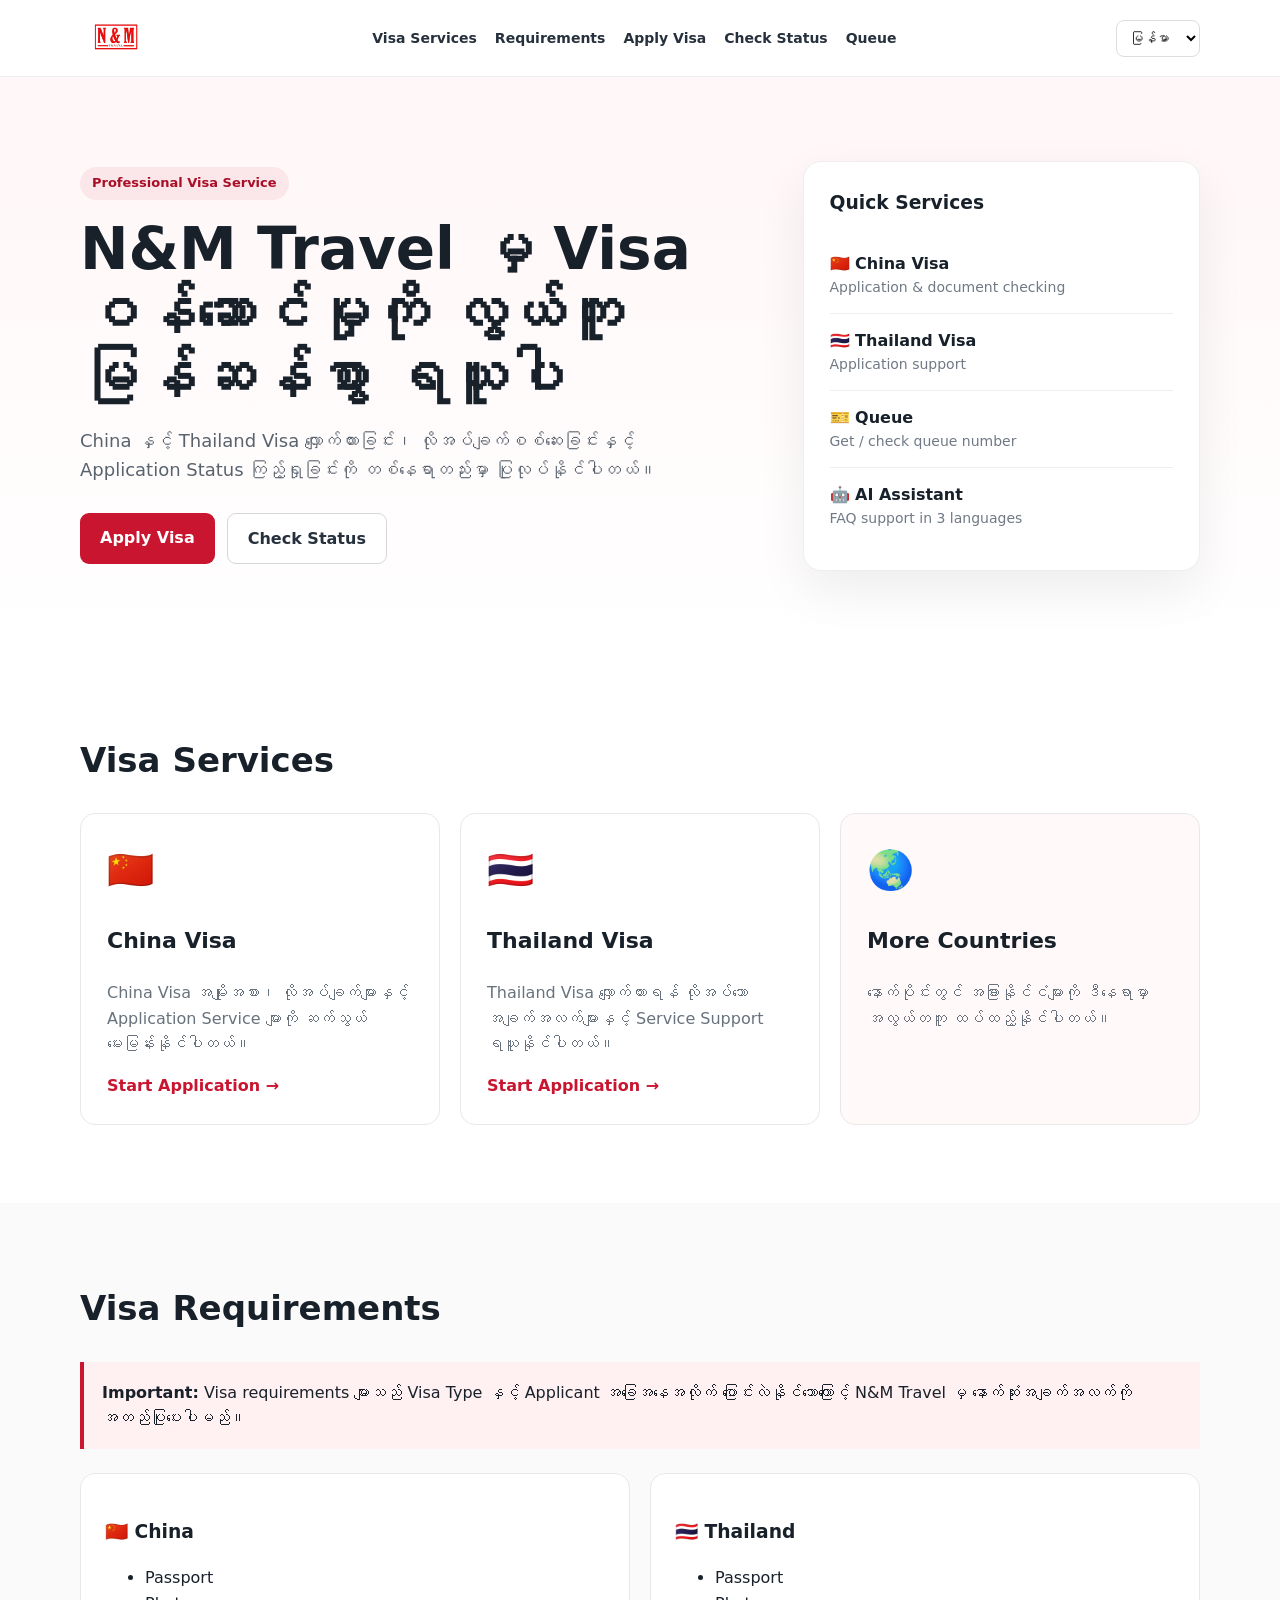
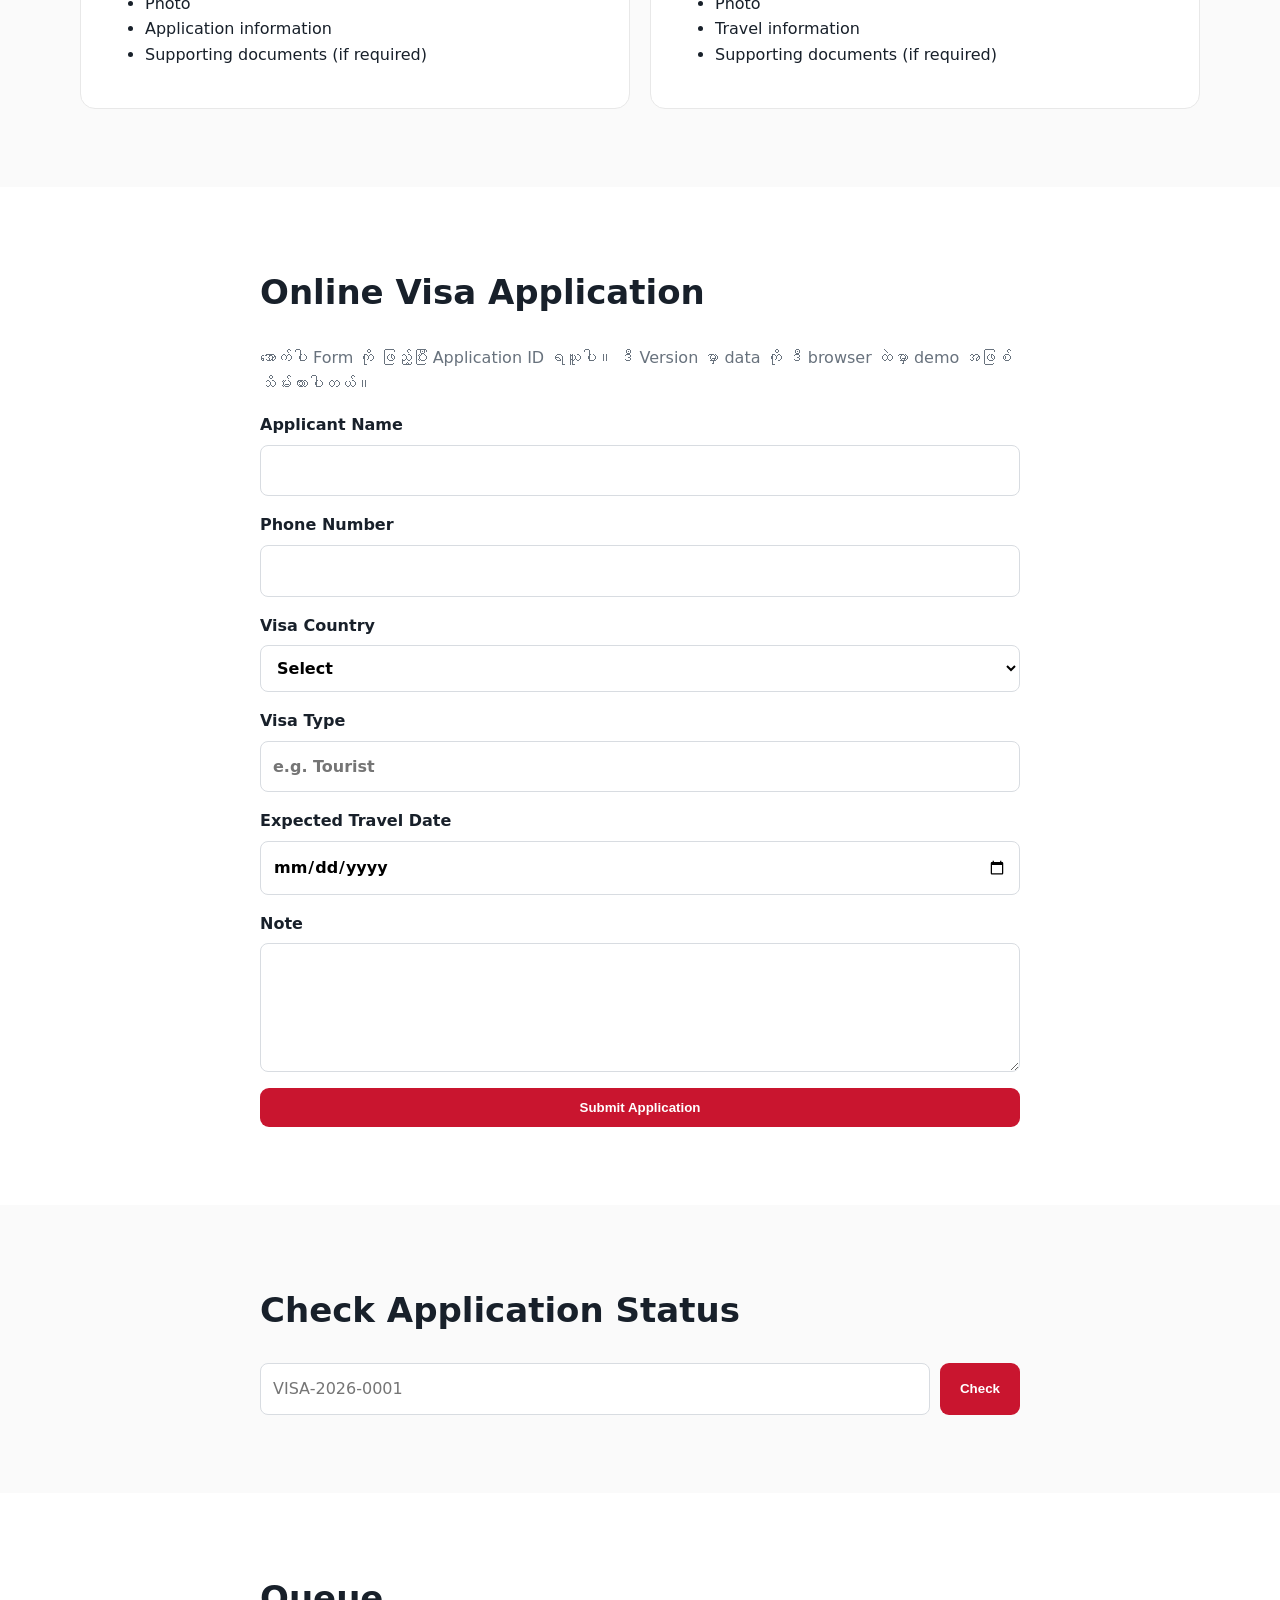
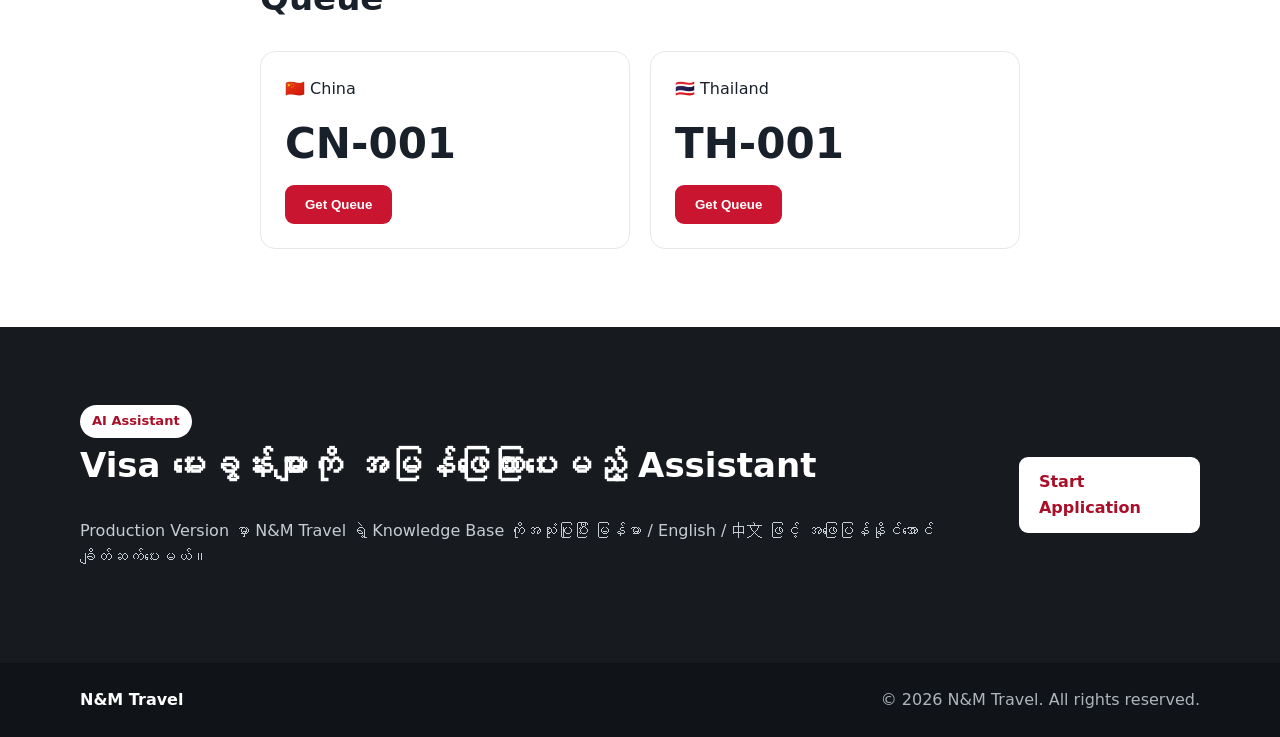
<file: index.html>
<!doctype html>
<html lang="my">
<head>
  <meta charset="utf-8">
  <meta name="viewport" content="width=device-width, initial-scale=1">
  <title>N&M Travel | Visa Services</title>
  <meta name="description" content="N&M Travel - China and Thailand Visa Services">
  <link rel="stylesheet" href="styles.css">
</head>
<body>
<header class="topbar">
  <div class="container nav">
    <a class="brand" href="#home"><img src="logo.jpg" alt="N&M Travel"></a>
    <nav>
      <a href="#visa" data-i18n="navVisa">Visa Services</a>
      <a href="#requirements" data-i18n="navReq">Requirements</a>
      <a href="#apply" data-i18n="navApply">Apply Visa</a>
      <a href="#status" data-i18n="navStatus">Check Status</a>
      <a href="#queue" data-i18n="navQueue">Queue</a>
    </nav>
    <select id="lang" aria-label="Language">
      <option value="my">မြန်မာ</option>
      <option value="en">English</option>
      <option value="zh">中文</option>
    </select>
  </div>
</header>

<main>
<section id="home" class="hero">
  <div class="container hero-grid">
    <div>
      <span class="pill" data-i18n="pill">Professional Visa Service</span>
      <h1 data-i18n="heroTitle">N&M Travel မှ Visa ဝန်ဆောင်မှုကို လွယ်ကူမြန်ဆန်စွာ ရယူပါ</h1>
      <p data-i18n="heroText">China နှင့် Thailand Visa လျှောက်ထားခြင်း၊ လိုအပ်ချက်စစ်ဆေးခြင်းနှင့် Application Status ကြည့်ရှုခြင်းကို တစ်နေရာတည်းမှာ ပြုလုပ်နိုင်ပါတယ်။</p>
      <div class="actions">
        <a class="btn primary" href="#apply" data-i18n="applyNow">Apply Visa</a>
        <a class="btn ghost" href="#status" data-i18n="checkNow">Check Status</a>
      </div>
    </div>
    <div class="hero-card">
      <h3 data-i18n="quickTitle">Quick Services</h3>
      <div class="service-mini"><b>🇨🇳 China Visa</b><span data-i18n="service1">Application & document checking</span></div>
      <div class="service-mini"><b>🇹🇭 Thailand Visa</b><span data-i18n="service2">Application support</span></div>
      <div class="service-mini"><b>🎫 Queue</b><span data-i18n="service3">Get / check queue number</span></div>
      <div class="service-mini"><b>🤖 AI Assistant</b><span data-i18n="service4">FAQ support in 3 languages</span></div>
    </div>
  </div>
</section>

<section id="visa" class="section">
  <div class="container">
    <h2 data-i18n="visaTitle">Visa Services</h2>
    <div class="cards">
      <article class="card"><div class="flag">🇨🇳</div><h3>China Visa</h3><p data-i18n="chinaDesc">China Visa အမျိုးအစား၊ လိုအပ်ချက်များနှင့် Application Service များကို ဆက်သွယ်မေးမြန်းနိုင်ပါတယ်။</p><a href="#apply" class="text-link" data-i18n="start">Start Application →</a></article>
      <article class="card"><div class="flag">🇹🇭</div><h3>Thailand Visa</h3><p data-i18n="thaiDesc">Thailand Visa လျှောက်ထားရန် လိုအပ်သော အချက်အလက်များနှင့် Service Support ရယူနိုင်ပါတယ်။</p><a href="#apply" class="text-link" data-i18n="start">Start Application →</a></article>
      <article class="card future"><div class="flag">🌏</div><h3 data-i18n="futureTitle">More Countries</h3><p data-i18n="futureDesc">နောက်ပိုင်းတွင် အခြားနိုင်ငံများကို ဒီနေရာမှာ အလွယ်တကူ ထပ်ထည့်နိုင်ပါတယ်။</p></article>
    </div>
  </div>
</section>

<section id="requirements" class="section alt">
  <div class="container">
    <h2 data-i18n="reqTitle">Visa Requirements</h2>
    <div class="notice"><b data-i18n="noticeTitle">Important:</b> <span data-i18n="noticeText">Visa requirements များသည် Visa Type နှင့် Applicant အခြေအနေအလိုက် ပြောင်းလဲနိုင်သောကြောင့် N&M Travel မှ နောက်ဆုံးအချက်အလက်ကို အတည်ပြုပေးပါမည်။</span></div>
    <div class="requirements">
      <div><h3>🇨🇳 China</h3><ul><li>Passport</li><li>Photo</li><li>Application information</li><li>Supporting documents (if required)</li></ul></div>
      <div><h3>🇹🇭 Thailand</h3><ul><li>Passport</li><li>Photo</li><li>Travel information</li><li>Supporting documents (if required)</li></ul></div>
    </div>
  </div>
</section>

<section id="apply" class="section">
  <div class="container narrow">
    <h2 data-i18n="applyTitle">Online Visa Application</h2>
    <p class="muted" data-i18n="applySub">အောက်ပါ Form ကို ဖြည့်ပြီး Application ID ရယူပါ။ ဒီ Version မှာ data ကို ဒီ browser ထဲမှာ demo အဖြစ်သိမ်းထားပါတယ်။</p>
    <form id="applicationForm" class="form">
      <label><span data-i18n="name">Applicant Name</span><input name="name" required></label>
      <label><span data-i18n="phone">Phone Number</span><input name="phone" required></label>
      <label><span data-i18n="country">Visa Country</span>
        <select name="country" required><option value="">Select</option><option>China</option><option>Thailand</option></select>
      </label>
      <label><span data-i18n="visaType">Visa Type</span><input name="visaType" placeholder="e.g. Tourist"></label>
      <label><span data-i18n="travelDate">Expected Travel Date</span><input type="date" name="travelDate"></label>
      <label><span data-i18n="note">Note</span><textarea name="note" rows="4"></textarea></label>
      <button class="btn primary" type="submit" data-i18n="submit">Submit Application</button>
    </form>
    <div id="applicationResult" class="result hidden"></div>
  </div>
</section>

<section id="status" class="section alt">
  <div class="container narrow">
    <h2 data-i18n="statusTitle">Check Application Status</h2>
    <div class="lookup">
      <input id="statusId" placeholder="VISA-2026-0001">
      <button class="btn primary" id="statusBtn" data-i18n="check">Check</button>
    </div>
    <div id="statusResult" class="result hidden"></div>
  </div>
</section>

<section id="queue" class="section">
  <div class="container narrow">
    <h2 data-i18n="queueTitle">Queue</h2>
    <div class="queue-grid">
      <div class="queue-card"><span>🇨🇳 China</span><strong id="cnQueue">CN-001</strong><button class="btn primary small" onclick="takeQueue('CN')" data-i18n="takeQueue">Get Queue</button></div>
      <div class="queue-card"><span>🇹🇭 Thailand</span><strong id="thQueue">TH-001</strong><button class="btn primary small" onclick="takeQueue('TH')" data-i18n="takeQueue">Get Queue</button></div>
    </div>
    <div id="queueResult" class="result hidden"></div>
  </div>
</section>

<section class="section dark">
  <div class="container ai-box">
    <div><span class="pill light">AI Assistant</span><h2 data-i18n="aiTitle">Visa မေးခွန်းများကို အမြန်ဖြေကြားပေးမည့် Assistant</h2><p data-i18n="aiText">Production Version မှာ N&M Travel ရဲ့ Knowledge Base ကိုအသုံးပြုပြီး မြန်မာ / English / 中文 ဖြင့် အဖြေပြန်နိုင်အောင် ချိတ်ဆက်ပေးမယ်။</p></div>
    <a class="btn lightbtn" href="#apply" data-i18n="contact">Start Application</a>
  </div>
</section>
</main>

<footer><div class="container"><b>N&M Travel</b><span>© 2026 N&M Travel. All rights reserved.</span></div></footer>
<script src="app.js"></script>
</body>
</html>
</file>
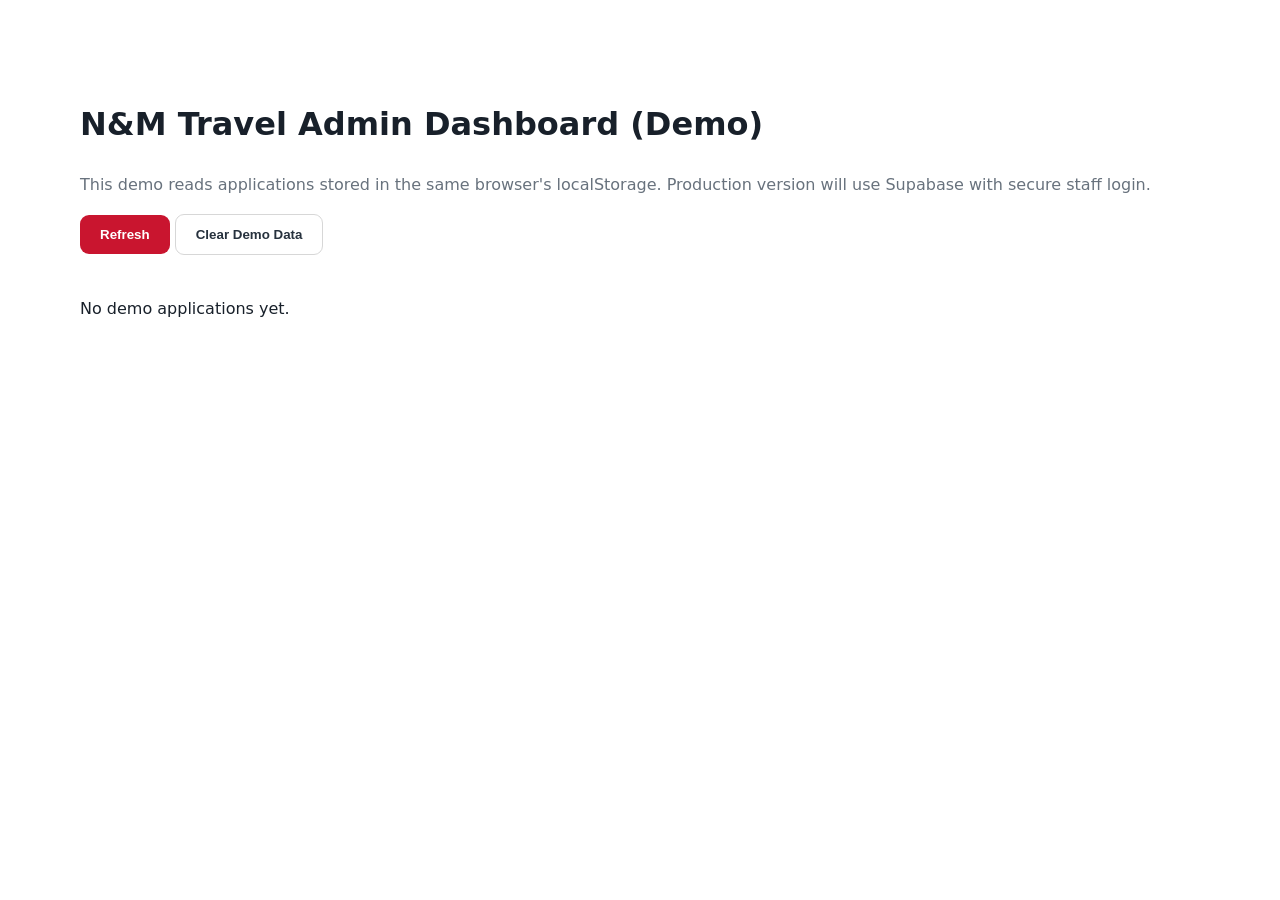
<file: admin.html>
<!doctype html>
<html lang="en"><head><meta charset="utf-8"><meta name="viewport" content="width=device-width,initial-scale=1"><title>N&M Travel Admin Demo</title><link rel="stylesheet" href="styles.css"></head>
<body><main class="section"><div class="container"><h1>N&M Travel Admin Dashboard (Demo)</h1><p class="muted">This demo reads applications stored in the same browser's localStorage. Production version will use Supabase with secure staff login.</p><button class="btn primary" onclick="render()">Refresh</button> <button class="btn ghost" onclick="clearApps()">Clear Demo Data</button><div id="table" style="margin-top:25px;overflow:auto"></div></div></main>
<script>
function getApps(){return JSON.parse(localStorage.getItem("nm_apps")||"[]")}
function saveApps(a){localStorage.setItem("nm_apps",JSON.stringify(a))}
function render(){const a=getApps();document.getElementById("table").innerHTML=a.length?'<table style="width:100%;border-collapse:collapse"><tr><th>ID</th><th>Name</th><th>Country</th><th>Queue</th><th>Status</th></tr>'+a.map((x,i)=>'<tr><td>'+x.id+'</td><td>'+x.name+'</td><td>'+x.country+'</td><td>'+x.queue+'</td><td><select onchange="setStatus('+i+',this.value)"><option '+(x.status=="Waiting"?"selected":"")+'>Waiting</option><option '+(x.status=="Document Checking"?"selected":"")+'>Document Checking</option><option '+(x.status=="Processing"?"selected":"")+'>Processing</option><option '+(x.status=="Submitted"?"selected":"")+'>Submitted</option><option '+(x.status=="Completed"?"selected":"")+'>Completed</option></select></td></tr>').join("")+'</table>':'<p>No demo applications yet.</p>'}
function setStatus(i,v){const a=getApps();a[i].status=v;saveApps(a);render()}
function clearApps(){if(confirm("Clear demo data?")){localStorage.removeItem("nm_apps");render()}}
render();
</script></body></html>
</file>
<file: styles.css>
*{box-sizing:border-box}html{scroll-behavior:smooth}body{margin:0;font-family:Inter,system-ui,-apple-system,"Segoe UI",sans-serif;color:#18202a;background:#fff;line-height:1.6}.container{width:min(1120px,92%);margin:auto}.narrow{width:min(760px,92%)}.topbar{position:sticky;top:0;z-index:10;background:#fff;border-bottom:1px solid #eee}.nav{height:76px;display:flex;align-items:center;gap:24px}.brand img{height:52px;width:auto;display:block}.nav nav{display:flex;gap:18px;flex:1;justify-content:center}.nav a{color:#26313d;text-decoration:none;font-size:14px;font-weight:600}.nav a:hover{color:#c9152f}.nav select{padding:9px;border:1px solid #ddd;border-radius:8px;background:#fff}.hero{padding:84px 0;background:linear-gradient(180deg,#fff6f7,#fff)}.hero-grid{display:grid;grid-template-columns:1.25fr .75fr;gap:60px;align-items:center}.pill{display:inline-block;background:#fbe6e9;color:#a90f28;border-radius:999px;padding:6px 12px;font-size:13px;font-weight:700}.pill.light{background:#fff;color:#a90f28}.hero h1{font-size:clamp(36px,5vw,58px);line-height:1.1;margin:18px 0}.hero p{font-size:18px;color:#59636e;max-width:650px}.actions{display:flex;gap:12px;margin-top:28px}.btn{border:0;border-radius:9px;padding:12px 20px;font-weight:700;cursor:pointer;text-decoration:none;display:inline-block}.primary{background:#c9152f;color:white}.primary:hover{background:#a80f26}.ghost{border:1px solid #d7d7d7;color:#26313d;background:#fff}.hero-card{background:#fff;border:1px solid #eee;border-radius:18px;padding:26px;box-shadow:0 18px 50px rgba(0,0,0,.07)}.hero-card h3{margin-top:0}.service-mini{display:flex;flex-direction:column;padding:14px 0;border-bottom:1px solid #eee}.service-mini:last-child{border-bottom:0}.service-mini span{color:#707985;font-size:14px}.section{padding:78px 0}.alt{background:#fafafa}.section h2{font-size:34px;margin:0 0 26px}.cards{display:grid;grid-template-columns:repeat(3,1fr);gap:20px}.card{border:1px solid #e8e8e8;border-radius:15px;padding:26px;background:#fff}.flag{font-size:38px}.card h3{font-size:22px}.card p,.muted{color:#68727d}.text-link{color:#c9152f;text-decoration:none;font-weight:700}.future{background:#fffaf9}.notice{padding:18px;border-left:4px solid #c9152f;background:#fff0f2;margin-bottom:24px}.requirements{display:grid;grid-template-columns:1fr 1fr;gap:20px}.requirements>div{background:#fff;border:1px solid #e8e8e8;border-radius:15px;padding:24px}.form{display:grid;gap:16px}.form label{display:grid;gap:7px;font-weight:700}.form input,.form select,.form textarea,.lookup input{width:100%;padding:12px;border:1px solid #d8dce1;border-radius:8px;font:inherit;background:#fff}.result{margin-top:20px;padding:18px;border-radius:10px;background:#eef8f1;border:1px solid #bfe1c8}.hidden{display:none}.lookup{display:grid;grid-template-columns:1fr auto;gap:10px}.queue-grid{display:grid;grid-template-columns:1fr 1fr;gap:20px}.queue-card{border:1px solid #e7e7e7;border-radius:15px;padding:24px;display:grid;gap:8px}.queue-card strong{font-size:42px}.small{justify-self:start}.dark{background:#171b20;color:white}.dark p{color:#c7ccd2}.ai-box{display:flex;align-items:center;justify-content:space-between;gap:30px}.lightbtn{background:white;color:#a90f28}footer{background:#101318;color:#aeb5bd;padding:24px 0}footer .container{display:flex;justify-content:space-between}footer b{color:white}@media(max-width:800px){.nav{height:auto;padding:12px 0;flex-wrap:wrap}.nav nav{order:3;width:100%;overflow:auto;justify-content:flex-start}.hero-grid,.cards,.requirements,.queue-grid{grid-template-columns:1fr}.ai-box{flex-direction:column;align-items:flex-start}.hero{padding:55px 0}.section{padding:55px 0}footer .container{flex-direction:column;gap:8px}}
</file>
